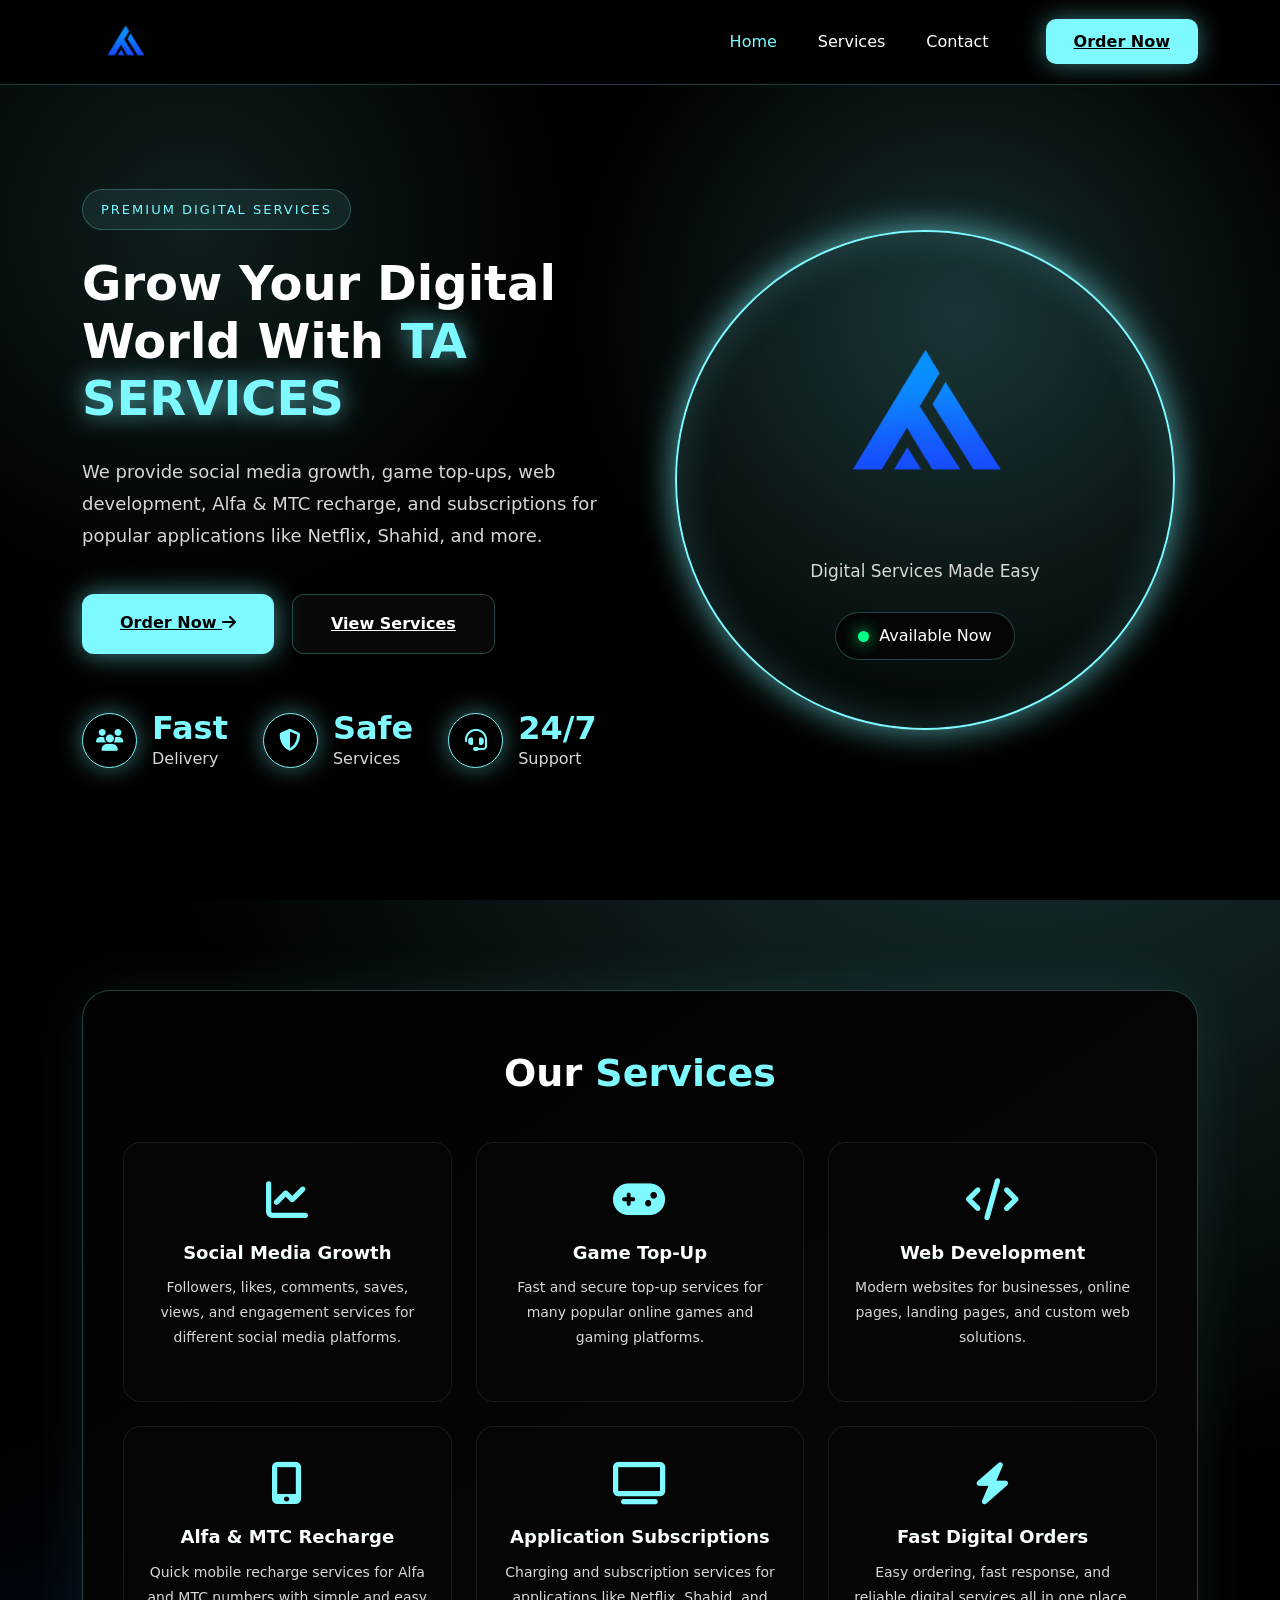
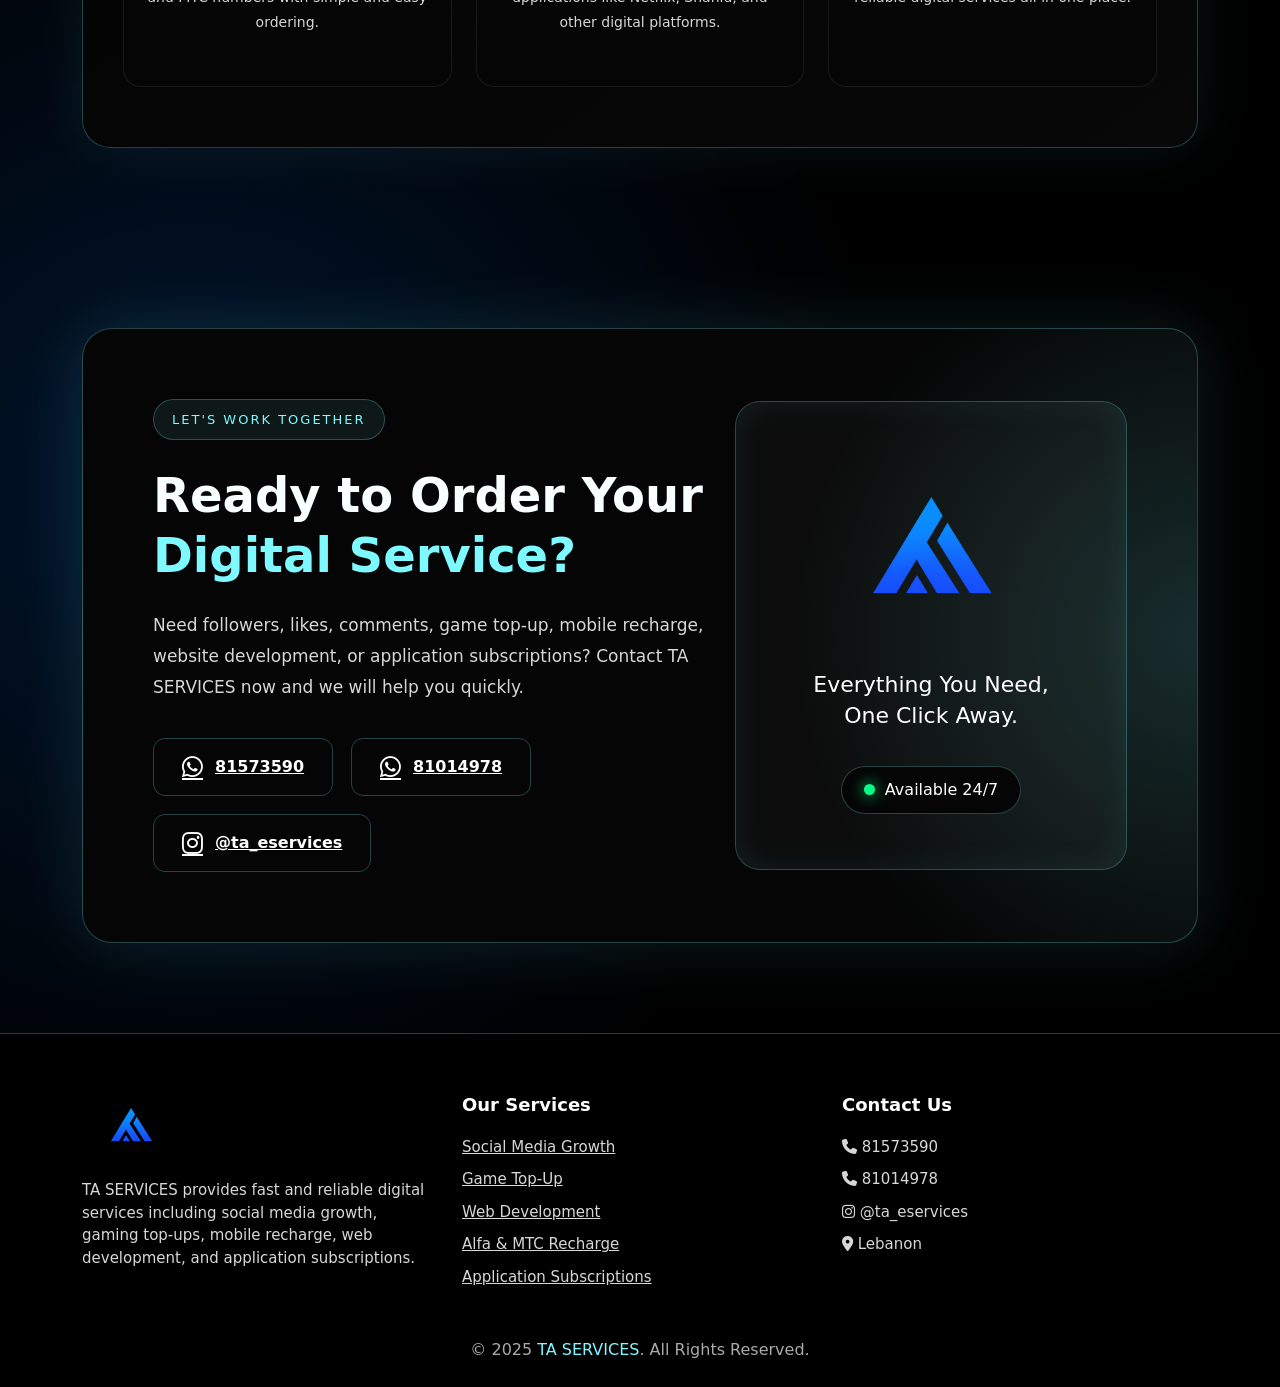
<file: index.html>
<!DOCTYPE html>
<html lang="en">
<head>
  <meta charset="UTF-8">
  <meta name="viewport" content="width=device-width, initial-scale=1.0">
  <title>TA SERVICES</title>

  <link rel="stylesheet" href="mainpage.css">

  <link href="https://cdn.jsdelivr.net/npm/bootstrap@5.3.3/dist/css/bootstrap.min.css" rel="stylesheet">
  <link href="https://cdnjs.cloudflare.com/ajax/libs/font-awesome/6.5.0/css/all.min.css" rel="stylesheet">
</head>

<body>
<style>
   body{
        background:
    radial-gradient(circle at 80% 20%, rgba(125,249,255,.22), transparent 35%),
    radial-gradient(circle at 15% 70%, rgba(0,120,255,.18), transparent 30%),
    #000000;
  color:#ffffff;
  min-height:100vh;

}
</style>
<nav class="navbar navbar-expand-lg fixed-top">
  <div class="container">

    <a class="navbar-brand" href="#">
      <img src="logo_no_r.png" alt="TA SERVICES Logo">
    </a>

    <button class="navbar-toggler bg-light" data-bs-toggle="collapse" data-bs-target="#menu">
      <span class="navbar-toggler-icon"></span>
    </button>

    <div class="collapse navbar-collapse justify-content-end" id="menu">
      <ul class="navbar-nav align-items-center">
        <li class="nav-item"><a class="nav-link active" href="#home">Home</a></li>
        <li class="nav-item"><a class="nav-link" href="#services">Services</a></li>
        <li class="nav-item"><a class="nav-link" href="#contact">Contact</a></li>

        <li class="nav-item ms-lg-4 mt-3 mt-lg-0">
          <a href="order.html" class="btn-nav">Order Now</a>
        </li>
      </ul>
    </div>

  </div>
</nav>

<section class="hero" id="home">
  <div class="container">
    <div class="row align-items-center">

      <div class="col-lg-6">
        <span class="subtitle">PREMIUM DIGITAL SERVICES</span>

        <h1 style="color: var(--white);font-size: 3rem;line-height: 1.2;">
          Grow Your Digital World
          With <span >TA SERVICES</span>
        </h1>

        <p>
          We provide social media growth, game top-ups, web development,
          Alfa & MTC recharge, and subscriptions for popular applications
          like Netflix, Shahid, and more.
        </p>

        <div class="hero-buttons">
          <a href="order.html" class="btn-main">
            Order Now <i class="fa-solid fa-arrow-right"></i>
          </a>

          <a href="viewprices.html" class="btn-outline-custom">
            View Services
          </a>
        </div>

        <div class="stats">
          <div class="stat">
            <i class="fa-solid fa-users"></i>
            <div>
              <h3>Fast</h3>
              <span>Delivery</span>
            </div>
          </div>

          <div class="stat">
            <i class="fa-solid fa-shield-halved"></i>
            <div>
              <h3>Safe</h3>
              <span>Services</span>
            </div>
          </div>

          <div class="stat">
            <i class="fa-solid fa-headset"></i>
            <div>
              <h3>24/7</h3>
              <span>Support</span>
            </div>
          </div>
        </div>
      </div>

      <div class="col-lg-6 mt-5 mt-lg-0">
        <div class="hero-logo-box">
          <div class="circle">
            <div>
              <img src="logo_no_r.png" alt="TA SERVICES" style="size: 8rem;">
              <p>Digital Services Made Easy</p>

              <div class="online">
                <div class="dot"></div>
                Available Now
              </div>
            </div>
          </div>
        </div>
      </div>

    </div>
  </div>
</section>

<section class="services" id="services">
  <div class="container">

    <div class="service-box">
      <h2 class="section-title" style="color: var(--white);">
        Our <span>Services</span>
      </h2>

      <div class="row g-4">

        <div class="col-lg-4 col-md-6">
          <div class="service-card">
            <i class="fa-solid fa-chart-line"></i>
            <h4 style="color: rgb(249, 255, 255);">Social Media Growth</h4>
            <p>
              Followers, likes, comments, saves, views, and engagement
              services for different social media platforms.
            </p>
          </div>
        </div>

        <div class="col-lg-4 col-md-6">
          <div class="service-card">
            <i class="fa-solid fa-gamepad"></i>
            <h4 style="color: rgb(249, 255, 255);">Game Top-Up</h4>
            <p>
              Fast and secure top-up services for many popular online games
              and gaming platforms.
            </p>
          </div>
        </div>

        <div class="col-lg-4 col-md-6">
          <div class="service-card">
            <i class="fa-solid fa-code"></i>
            <h4 style="color: rgb(249, 255, 255);">Web Development</h4>
            <p>
              Modern websites for businesses, online pages, landing pages,
              and custom web solutions.
            </p>
          </div>
        </div>

        <div class="col-lg-4 col-md-6">
          <div class="service-card">
            <i class="fa-solid fa-mobile-screen-button"></i>
            <h4 style="color: rgb(249, 255, 255);">Alfa & MTC Recharge</h4>
            <p>
              Quick mobile recharge services for Alfa and MTC numbers with
              simple and easy ordering.
            </p>
          </div>
        </div>

        <div class="col-lg-4 col-md-6">
          <div class="service-card">
            <i class="fa-solid fa-tv"></i>
            <h4 style="color: rgb(249, 255, 255);">Application Subscriptions</h4>
            <p>
              Charging and subscription services for applications like
              Netflix, Shahid, and other digital platforms.
            </p>
          </div>
        </div>

        <div class="col-lg-4 col-md-6">
          <div class="service-card">
            <i class="fa-solid fa-bolt"></i>
            <h4 style="color: rgb(249, 255, 255);">Fast Digital Orders</h4>
            <p>
              Easy ordering, fast response, and reliable digital services
              all in one place.
            </p>
          </div>
        </div>

      </div>
    </div>

  </div>
</section>

<section class="contact-section" id="contact">
  <div class="container">

    <div class="contact-box">
      <div class="row align-items-center">

        <div class="col-lg-7">
          <span class="subtitle">LET'S WORK TOGETHER</span>

          <h2 style="color: rgb(249, 255, 255);">
            Ready to Order Your
            <span>Digital Service?</span>
          </h2>

          <p>
            Need followers, likes, comments, game top-up, mobile recharge,
            website development, or application subscriptions?
            Contact TA SERVICES now and we will help you quickly.
          </p>

          <div class="contact-buttons">
            <a href="https://wa.me/96181573590" target="_blank" class="contact-btn">
              <i class="fa-brands fa-whatsapp"></i>
              81573590
            </a>

            <a href="https://wa.me/96181014978" target="_blank" class="contact-btn">
              <i class="fa-brands fa-whatsapp"></i>
              81014978
            </a>

            <a href="https://www.instagram.com/ta_eservices" target="_blank" class="contact-btn instagram">
              <i class="fa-brands fa-instagram"></i>
              @ta_eservices
            </a>
          </div>
        </div>

        <div class="col-lg-5 mt-5 mt-lg-0">
          <div class="contact-card">
            <img src="logo_no_r.png" alt="TA SERVICES" style="font-size: 8rem;">
            <p>
              Everything You Need,<br>
              One Click Away.
            </p>

            <div class="online">
              <div class="dot"></div>
              Available 24/7
            </div>
          </div>
        </div>

      </div>
    </div>

  </div>
</section>

<footer>
  <div class="container">
    <div class="row g-4">

      <div class="col-lg-4">
        <img src="logo_no_r.png" class="footer-logo" alt="TA SERVICES">
        <p>
          TA SERVICES provides fast and reliable digital services including
          social media growth, gaming top-ups, mobile recharge, web development,
          and application subscriptions.
        </p>
      </div>

      <div class="col-lg-4">
        <h5>Our Services</h5>
        <a href="#services">Social Media Growth</a>
        <a href="#services">Game Top-Up</a>
        <a href="#services">Web Development</a>
        <a href="#services">Alfa & MTC Recharge</a>
        <a href="#services">Application Subscriptions</a>
      </div>

      <div class="col-lg-4">
        <h5>Contact Us</h5>
        <p><i class="fa-solid fa-phone"></i> 81573590</p>
        <p><i class="fa-solid fa-phone"></i> 81014978</p>
        <p><i class="fa-brands fa-instagram"></i> @ta_eservices</p>
        <p><i class="fa-solid fa-location-dot"></i> Lebanon</p>
      </div>

    </div>

    <div class="copy">
      © 2025 <span>TA SERVICES</span>. All Rights Reserved.
    </div>
  </div>
</footer>

<script src="https://cdn.jsdelivr.net/npm/bootstrap@5.3.3/dist/js/bootstrap.bundle.min.js"></script>

</body>
</html>
</file>
<file: mainpage.css>
@import url('https://fonts.googleapis.com/css2?family=Poppins:wght@400;500;600;700;800&display=swap');

:root{
  --primary:#7DF9FF;
  --bg:#000000;
  --white:#ffffff;
  --text:#d7d7d7;
  --card:#070707;
  --border:rgba(125,249,255,.25);
}

*{
  margin:0;
  padding:0;
  box-sizing:border-box;
}

body{
  font-family:'Poppins',sans-serif;
  background:var(--bg);
  color:var(--white);
  overflow-x:hidden;
}

a{
  text-decoration:none;
}

/* NAVBAR */

.navbar{
  background:rgba(0,0,0,.9);
  backdrop-filter:blur(18px);
  padding:18px 0;
  border-bottom:1px solid var(--border);
}

.navbar-brand img{
  height:58px;
}

.navbar-nav{
  gap:25px;
}

.nav-link{
  color:var(--white)!important;
  font-weight:500;
  position:relative;
}

.nav-link:hover,
.nav-link.active{
  color:var(--primary)!important;
}

.nav-link::after{
  content:"";
  position:absolute;
  left:0;
  bottom:-8px;
  width:0;
  height:2px;
  background:var(--primary);
  transition:.3s;
}

.nav-link:hover::after{
  width:100%;
}

.btn-nav{
  background:var(--primary);
  color:#000;
  padding:13px 28px;
  border-radius:10px;
  font-weight:700;
  box-shadow:0 0 25px rgba(125,249,255,.45);
  transition:.3s;
}

.btn-nav:hover{
  color:#000;
  transform:translateY(-4px);
  box-shadow:0 0 40px rgba(125,249,255,.8);
}

/* HERO */

.hero{
  min-height:100vh;
  padding:150px 0 90px;
  display:flex;
  align-items:center;
  background:
    radial-gradient(circle at 75% 35%,rgba(125,249,255,.18),transparent 35%),
    radial-gradient(circle at 15% 25%,rgba(125,249,255,.12),transparent 30%),
    #000;
}

.subtitle{
  display:inline-block;
  color:var(--primary);
  border:1px solid var(--border);
  padding:10px 18px;
  border-radius:50px;
  font-size:13px;
  letter-spacing:2px;
  margin-bottom:25px;
  background:rgba(125,249,255,.08);
}

.hero h1{
  font-size:62px;
  line-height:1.2;
  font-weight:800;
  margin-bottom:28px;
}

.hero h1 span{
  color:var(--primary);
  text-shadow:0 0 25px rgba(125,249,255,.7);
}

.hero p{
  color:var(--text);
  font-size:18px;
  line-height:32px;
  max-width:600px;
  margin-bottom:42px;
}

.hero-buttons{
  display:flex;
  flex-wrap:wrap;
  gap:18px;
  margin-bottom:55px;
}

.btn-main{
  background:var(--primary);
  color:#000;
  padding:17px 38px;
  border-radius:12px;
  font-weight:700;
  box-shadow:0 0 28px rgba(125,249,255,.55);
  transition:.3s;
}

.btn-main:hover{
  color:#000;
  transform:translateY(-5px);
  box-shadow:0 0 45px rgba(125,249,255,.9);
}

.btn-outline-custom{
  color:var(--white);
  border:1px solid var(--border);
  padding:17px 38px;
  border-radius:12px;
  font-weight:600;
  background:rgba(255,255,255,.03);
  transition:.3s;
}

.btn-outline-custom:hover{
  color:#000;
  background:var(--primary);
}

/* STATS */

.stats{
  display:flex;
  flex-wrap:wrap;
  gap:35px;
}

.stat{
  display:flex;
  align-items:center;
  gap:15px;
}

.stat i{
  width:55px;
  height:55px;
  border-radius:50%;
  border:1px solid var(--primary);
  color:var(--primary);
  display:flex;
  align-items:center;
  justify-content:center;
  font-size:22px;
  box-shadow:0 0 25px rgba(125,249,255,.45);
}

.stat h3{
  font-size:32px;
  font-weight:800;
  margin:0;
  color:var(--primary);
}

.stat span{
  color:var(--text);
}

/* HERO LOGO */

.hero-logo-box{
  display:flex;
  justify-content:center;
  align-items:center;
  min-height:520px;
}

.circle{
  width:500px;
  height:500px;
  border-radius:50%;
  border:2px solid var(--primary);
  display:flex;
  justify-content:center;
  align-items:center;
  text-align:center;
  background:rgba(125,249,255,.04);
  box-shadow:
    0 0 35px rgba(125,249,255,.65),
    inset 0 0 40px rgba(125,249,255,.18);
  position:relative;
}

.circle::before{
  content:"";
  position:absolute;
  width:620px;
  height:620px;
  border-radius:50%;
  background:rgba(125,249,255,.08);
  filter:blur(55px);
  z-index:-1;
}

.circle img{
  width:350px;
  margin-bottom:22px;
}

.circle p{
  color:var(--text);
  font-size:17px;
  margin-bottom:25px;
}

.online{
  display:inline-flex;
  align-items:center;
  gap:10px;
  padding:11px 22px;
  border-radius:30px;
  border:1px solid var(--border);
  background:#050505;
}

.dot{
  width:11px;
  height:11px;
  border-radius:50%;
  background:#00ff84;
  box-shadow:0 0 15px #00ff84;
}

/* SERVICES */

.services{
  padding:90px 0;
}

.service-box{
  background:linear-gradient(145deg,#020202,#080808);
  border:1px solid var(--border);
  border-radius:28px;
  padding:60px 40px;
  box-shadow:0 0 60px rgba(125,249,255,.08);
}

.section-title{
  text-align:center;
  font-size:38px;
  font-weight:800;
  margin-bottom:45px;
}

.section-title span{
  color:var(--primary);
}

.service-card{
  height:100%;
  padding:35px 22px;
  text-align:center;
  border-radius:18px;
  background:#050505;
  border:1px solid rgba(255,255,255,.08);
  transition:.3s;
}

.service-card:hover{
  transform:translateY(-8px);
  border-color:var(--primary);
  box-shadow:0 0 35px rgba(125,249,255,.18);
}

.service-card i{
  font-size:42px;
  color:var(--primary);
  margin-bottom:22px;
}

.service-card h4{
  font-size:18px;
  font-weight:700;
  margin-bottom:12px;
}

.service-card p{
  color:var(--text);
  font-size:14px;
  line-height:25px;
}

/* CONTACT */

.contact-section{
  padding:90px 0;
}

.contact-box{
  border-radius:30px;
  padding:70px;
  border:1px solid var(--border);
  background:
    radial-gradient(circle at right,rgba(125,249,255,.16),transparent 35%),
    #050505;
  box-shadow:0 0 70px rgba(125,249,255,.12);
}

.contact-box h2{
  font-size:48px;
  line-height:1.25;
  font-weight:800;
  margin-bottom:25px;
}

.contact-box h2 span{
  color:var(--primary);
}

.contact-box p{
  color:var(--text);
  font-size:17px;
  line-height:31px;
  margin-bottom:35px;
}

.contact-buttons{
  display:flex;
  flex-wrap:wrap;
  gap:18px;
}

.contact-btn{
  color:var(--white);
  border:1px solid var(--border);
  padding:16px 28px;
  border-radius:12px;
  font-weight:600;
  display:flex;
  align-items:center;
  gap:12px;
  transition:.3s;
}

.contact-btn:hover{
  color:#000;
  background:var(--primary);
  transform:translateY(-5px);
}

.contact-btn i{
  font-size:24px;
}

.contact-card{
  text-align:center;
  padding:55px 30px;
  border-radius:25px;
  background:rgba(255,255,255,.03);
  border:1px solid var(--border);
  box-shadow:inset 0 0 35px rgba(125,249,255,.08);
}

.contact-card img{
  width:280px;
  margin-bottom:25px;
}

.contact-card p{
  font-size:22px;
  color:var(--white);
}

/* FOOTER */

footer{
  padding:60px 0 25px;
  background:#000;
  border-top:1px solid var(--border);
}

.footer-logo{
  height:65px;
  margin-bottom:20px;
}

footer p,
footer a{
  color:var(--text);
  font-size:15px;
  margin-bottom:10px;
  display:block;
}

footer a:hover{
  color:var(--primary);
}

footer h5{
  font-size:18px;
  font-weight:700;
  margin-bottom:20px;
}

.copy{
  text-align:center;
  margin-top:40px;
  color:#aaa;
}

.copy span{
  color:var(--primary);
}

/* RESPONSIVE */

@media(max-width:992px){
  .hero{
    text-align:center;
    padding-top:130px;
  }

  .hero h1{
    font-size:42px;
  }

  .hero p{
    margin-left:auto;
    margin-right:auto;
  }

  .hero-buttons,
  .stats{
    justify-content:center;
  }

  .circle{
    width:360px;
    height:360px;
  }

  .circle img{
    width:250px;
  }

  .contact-box{
    padding:40px 25px;
    text-align:center;
  }

  .contact-box h2{
    font-size:34px;
  }

  .contact-buttons{
    justify-content:center;
  }
}

@media(max-width:576px){
  .hero h1{
    font-size:34px;
  }

  .circle{
    width:300px;
    height:300px;
  }

  .circle img{
    width:210px;
  }

  .service-box{
    padding:35px 20px;
  }

}
</file>
